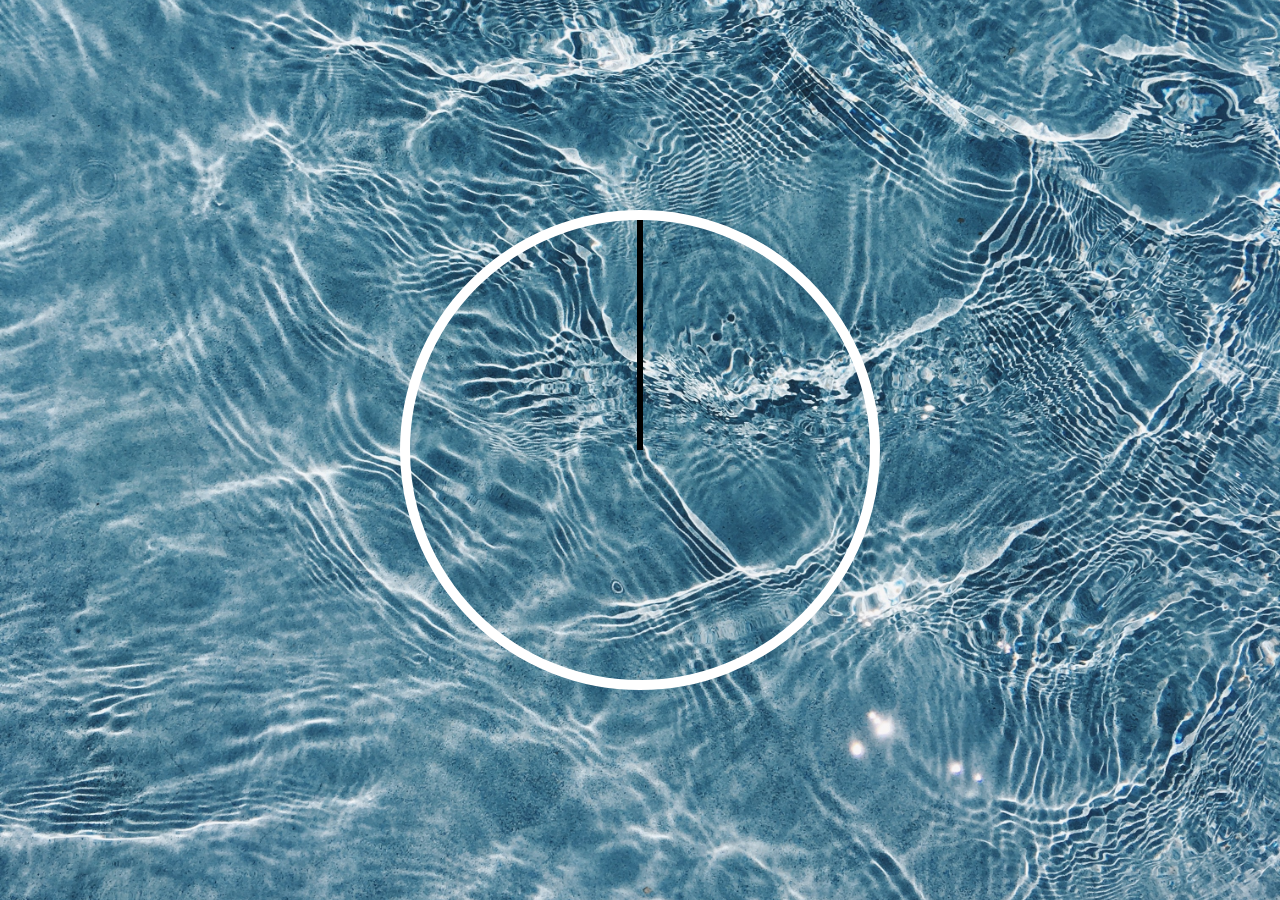
<file: clock in javascript/index.html>
<!DOCTYPE html>
<html lang="en">
  <head>
    <meta charset="UTF-8" />
    <meta http-equiv="X-UA-Compatible" content="IE=edge" />
    <meta name="viewport" content="width=device-width, initial-scale=1.0" />
    <link rel="stylesheet" href="style.css" />
    <title>Clock in Javascript</title>
  </head>
  <body>
    <div class="clock">
      <div class="clockface">
        <div class="hand hourhand"></div>
        <div class="hand minutehand"></div>
        <div class="hand secondshand"></div>
      </div>
    </div>
    <script src="index.js"></script>
  </body>
</html>
</file>
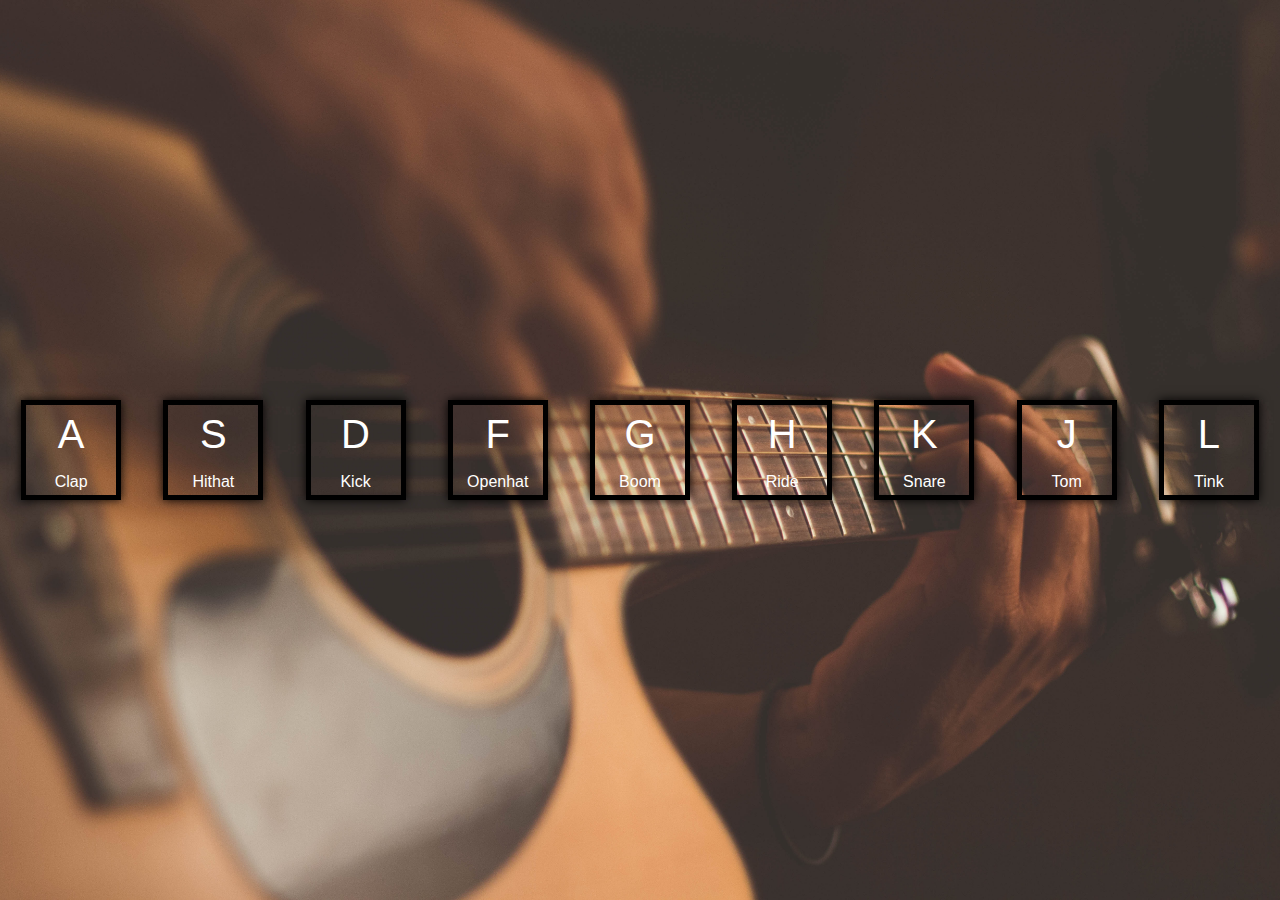
<file: drum kit/index.html>
<!DOCTYPE html>
<html lang="en">
<head>
    <meta charset="UTF-8">
    <meta http-equiv="X-UA-Compatible" content="IE=edge">
    <meta name="viewport" content="width=device-width, initial-scale=1.0">
    <title>Drum Kit</title>
    <link rel="stylesheet" href="style.css">
</head>
<body>
     <div class="keys">
        <div data-key="65" class="key">
            <kbd>A</kbd>
            <span class="sound">Clap</span>
        </div>
        <div data-key="83" class="key">
            <kbd>S</kbd>
            <span class="sound">Hithat</span>
        </div>
        <div data-key="68" class="key">
            <kbd>D</kbd>
            <span class="sound">Kick</span>
        </div>
        <div data-key="70" class="key">
            <kbd>F</kbd>
            <span class="sound">Openhat</span>
        </div>
        <div data-key="71" class="key">
            <kbd>G</kbd>
            <span class="sound">Boom</span>
        </div>
        <div data-key="72" class="key">
            <kbd>H</kbd>
            <span class="sound">Ride</span>
        </div>
        <div data-key="75" class="key">
            <kbd>K</kbd>
            <span class="sound">Snare</span>
        </div>
        <div data-key="74" class="key">
            <kbd>J</kbd>
            <span class="sound">Tom</span>
        </div>
        <div data-key="76" class="key">
            <kbd>L</kbd>
            <span class="sound">Tink</span>
        </div>
     </div>

    <audio data-key="65" src="sounds/clap.wav"></audio>
    <audio data-key="83" src="sounds/hihat.mp3"></audio>
    <audio data-key="68" src="sounds/kick.mp3"></audio>
    <audio data-key="70" src="sounds/openhat.wav"></audio>
    <audio data-key="71" src="sounds/boom.wav"></audio>
    <audio data-key="72" src="sounds/ride.wav"></audio>
    <audio data-key="75" src="sounds/snare.wav"></audio>
    <audio data-key="74" src="sounds/tom.wav"></audio>
    <audio data-key="76" src="sounds/tink.wav"></audio>

    <script src="index.js"></script>
</body>
</html>
</file>
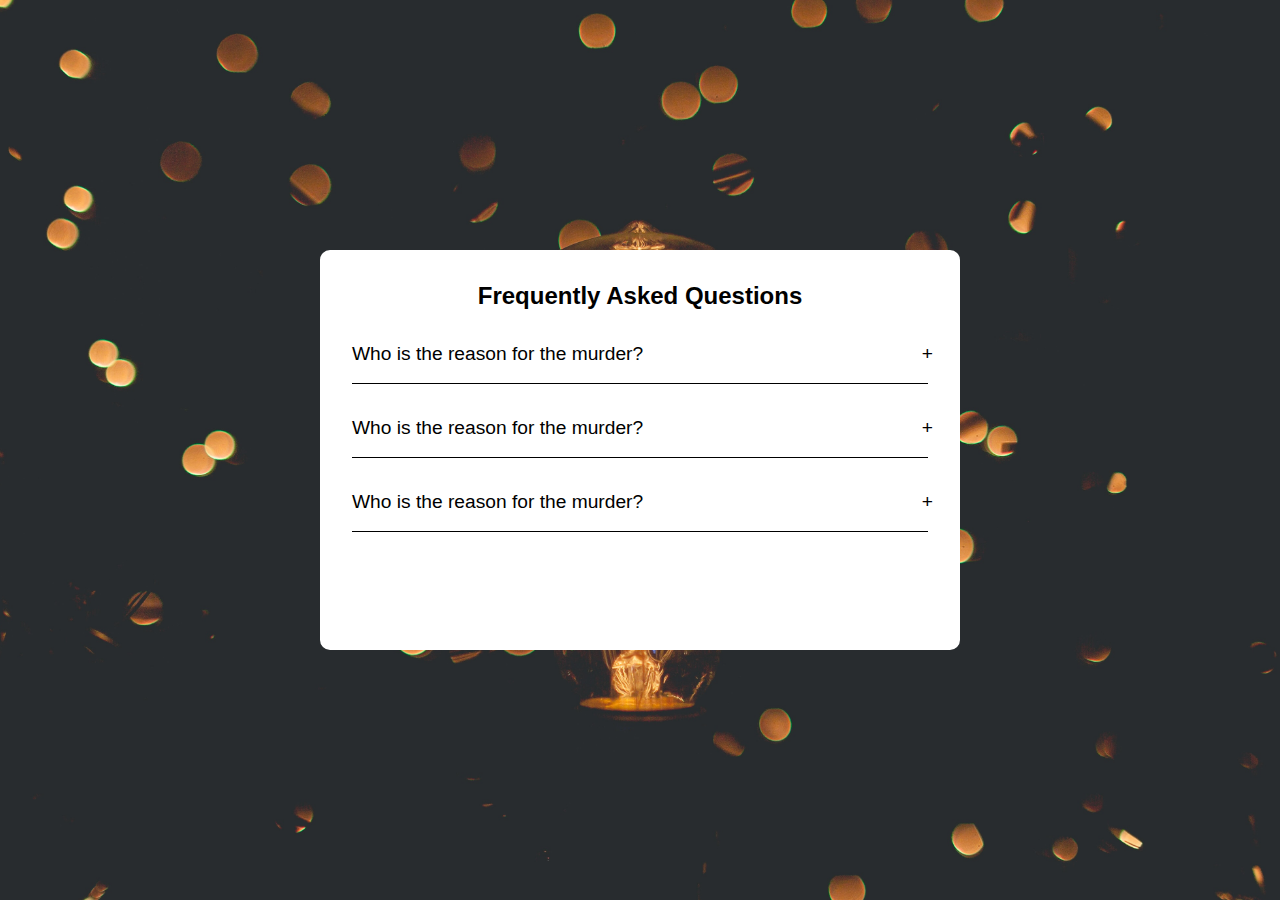
<file: FAQ-demo project/index.html>
<!DOCTYPE html>
<html lang="en">
<head>
    <meta charset="UTF-8">
    <meta http-equiv="X-UA-Compatible" content="IE=edge">
    <meta name="viewport" content="width=device-width, initial-scale=1.0">
    <title>FAQ-project</title>
    <link rel="stylesheet" href="style.css">
</head>
<body>
    <div class="accordian">
        <h2>Frequently Asked Questions</h2>

        <div class="contentContainer">
            <div class="question">
                <span>Who is the reason for the murder?</span>
            </div>
            <div class="answer">
                <p>Lorem ipsum dolor sit amet consectetur adipisicing elit. Officia nemo magnam odio ut.
                     Dolorem molestias nam doloremque fugit molestiae veniam.</p>
            </div>
        </div>

        
        <div class="contentContainer">
            <div class="question">
                <span>Who is the reason for the murder?</span>
            </div>
            <div class="answer">
                <p>Lorem ipsum dolor sit amet consectetur adipisicing elit. Officia nemo magnam odio ut.
                     Dolorem molestias nam doloremque fugit molestiae veniam.</p>
            </div>
        </div>

        
        <div class="contentContainer">
            <div class="question">
                <span>Who is the reason for the murder?</span>
            </div>
            <div class="answer">
                <p>Lorem ipsum dolor sit amet consectetur adipisicing elit. Officia nemo magnam odio ut.
                     Dolorem molestias nam doloremque fugit molestiae veniam.</p>
            </div>
        </div>
    </div>
</body>
<script src="index.js"></script>
</html>
</file>
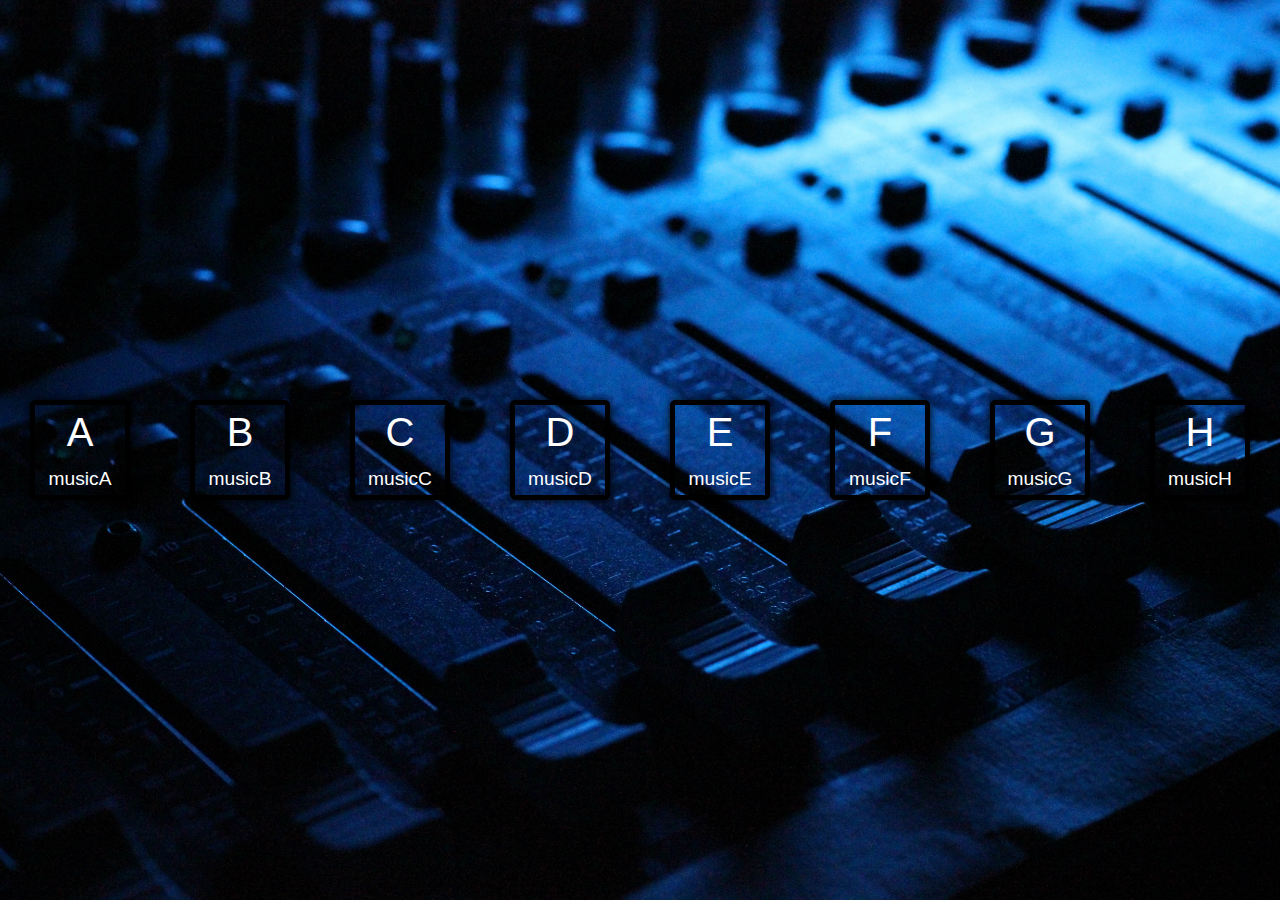
<file: keycodeplayer/index.html>
<!DOCTYPE html>
<html lang="en">
<head>
    <meta charset="UTF-8">
    <meta http-equiv="X-UA-Compatible" content="IE=edge">
    <meta name="viewport" content="width=device-width, initial-scale=1.0">
    <title>KeyCode Player</title>
    <link rel="stylesheet" href="style.css">
</head>
<body>
    <div class="keys">
        <div data-key="65" class="key">
        <kbd>A</kbd>
        <span class="sound">musicA</span>
        </div>
        <div data-key="66" class="key">
        <kbd>B</kbd>
        <span class="sound">musicB</span>
        </div>
        <div data-key="67" class="key">
        <kbd>C</kbd>
        <span class="sound">musicC</span>
        </div>
        <div data-key="68" class="key">
        <kbd>D</kbd>
        <span class="sound">musicD</span>
        </div>
        <div data-key="69" class="key">
        <kbd>E</kbd>
        <span class="sound">musicE</span>
        </div>
        <div data-key="70" class="key">
        <kbd>F</kbd>
        <span class="sound">musicF</span>
        </div>
        <div data-key="71" class="key">
        <kbd>G</kbd>
        <span class="sound">musicG</span>
        </div>
        <div data-key="72" class="key">
        <kbd>H</kbd>
        <span class="sound">musicH</span>
        </div>
    </div>

<audio data-key="65" src="sound/musicA.wav"></audio>
<audio data-key="66" src="sound/musicB.wav"></audio>
<audio data-key="67" src="sound/musicC.wav"></audio>
<audio data-key="68" src="sound/musicD.wav"></audio>
<audio data-key="69" src="sound/musicE.wav"></audio>
<audio data-key="70" src="sound/musicF.mp3"></audio>
<audio data-key="71" src="sound/musicG.wav"></audio>
<audio data-key="72" src="sound/musicH.wav"></audio>

</body>
<script src="index.js"></script>
</html>
</file>
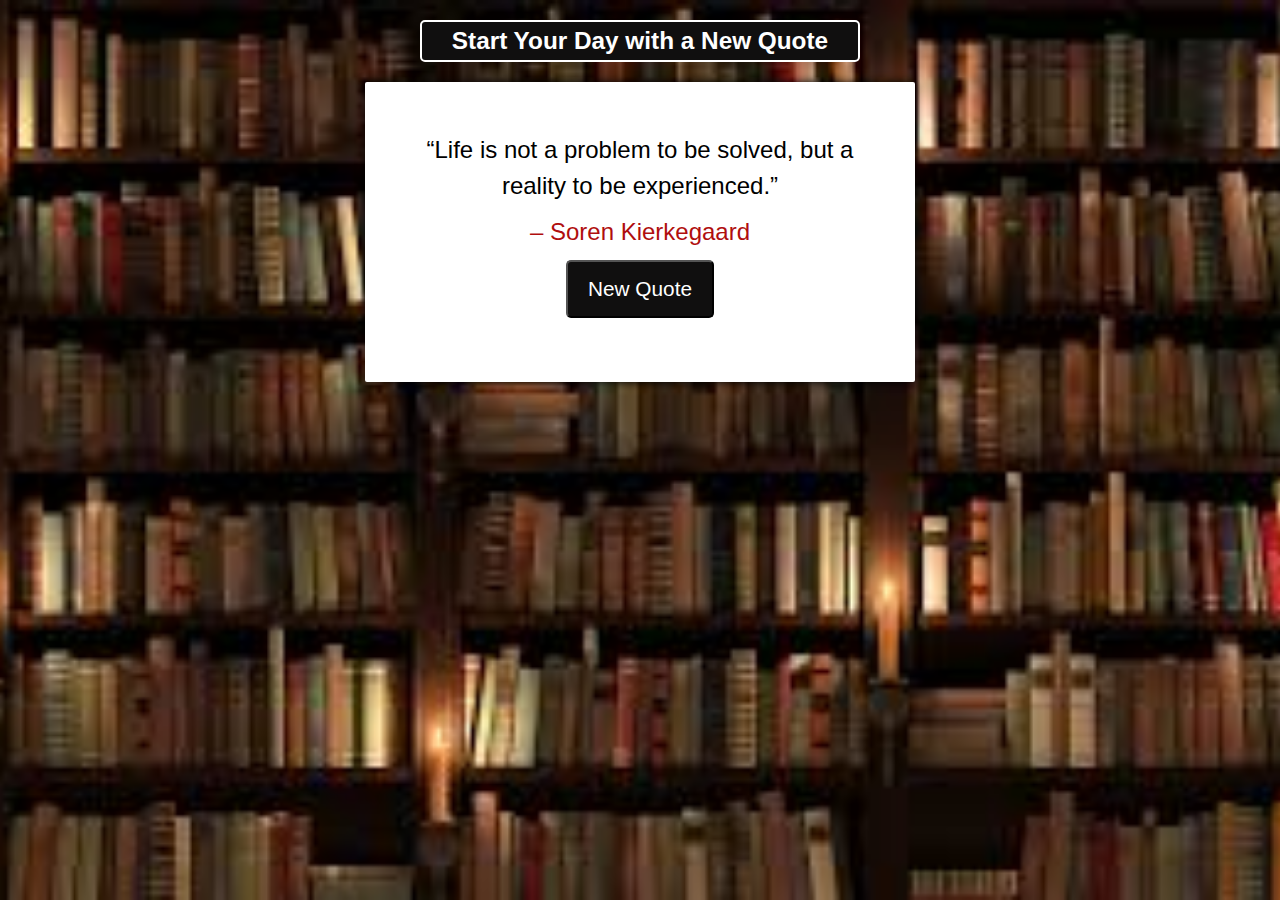
<file: quote generator/index.html>
<!DOCTYPE html>
<html lang="en">
<head>
    <meta charset="UTF-8">
    <meta http-equiv="X-UA-Compatible" content="IE=edge">
    <meta name="viewport" content="width=device-width, initial-scale=1.0">
    <title>Quote Generator</title>
    <link rel="stylesheet" href="style.css">
</head>
<body>
    <div class="container">
        <header>
            <h3>Start Your Day with a New Quote</h3>
        </header>

        <div class="mainContent">
            <div class="textArea">
                <div class="quote">
            <span> “Life is not a problem to be solved, but a reality to be experienced.”</span>
                </div>
                <div class="person">
                    – Soren Kierkegaard
                </div>
               <div class="buttonArea">
                <button id="newQuote">
                    New Quote
                </button>
               </div>
            </div>
        </div>
    </div>
</body>
<script src="index.js"></script>
</html>
</file>
<file: clock in javascript/style.css>
*{
    margin: 0;
    padding: 0;
    font-family: 'Gill Sans', 'Gill Sans MT', Calibri, 'Trebuchet MS', sans-serif;
    box-sizing: border-box;
}

body{
   display: flex;
    height: 100vh;
    width: 100vw;
    background: url(bgimg.jpg) no-repeat center center/cover;
    justify-content: center;
    align-items: center;
}
.clock{
    position: relative;
    height: 30rem;
    width: 30rem;
    border: 10px solid white;
    border-radius: 50%;
    justify-content: center;
   align-content: center;
}
.clockface{
    position: relative;
    height: 100%;
    width: 100%;
  transform: translateY(-3px);

}
.hand{
    height: 6px;
    width: 50%;
    background-color: black;
    position: absolute;
    top: 50%;
    transform-origin: 100%;
    transform: rotate(90deg);
    transition: 0.05s;
    transition-timing-function: cubic-bezier(0.19, 1.86, 0.58, 1);
}
</file>
<file: drum kit/style.css>
*{
    margin: 0;
    padding: 0;
    font-family: 'Segoe UI', Tahoma, Geneva, Verdana, sans-serif;
    box-sizing: border-box;
}

body{
    height: 100vh;
    width: 100vw;
    background: url(bgimg.jpg) no-repeat center center/cover;
    position: relative;
    display: flex;
    justify-content: center;
    align-items: center;
}

.keys{
    display: flex;
    width: 100%;
    background-color: transparent;
}

.key{
    height: 100px;
    width: 100px;
    display: flex;
    flex-direction: column;
    justify-content: space-between;
    align-items: center;
    background-color: transparent;
    margin: auto;
    transition: 0.5s;
    border: 5px solid black;
    box-shadow: 0 0 10px;
}

.keys kbd{
    display: flex;
    justify-content: center;
    align-items: center;
    color: white;
    font-size: 2.5rem;
    margin-top: 7px;
}

.key .sound{
   display: flex; 
   font-size: 1rem;
   color: white;
   margin-bottom: 4px;
   justify-content: center;
   align-items: center;
}

.playing{
    transform: scale(1.1);
    border: 5px solid goldenrod;
    box-shadow: 0 0 10px;
}
</file>
<file: FAQ-demo project/style.css>
*{
    margin: 0;
    padding: 0;
    box-sizing: border-box;
    font-family: 'Segoe UI', Tahoma, Geneva, Verdana, sans-serif;
}
body{
    background: url(bgimg.jpg) no-repeat center center/cover;
    display: flex;
    height: 100vh;
    width: 100%;
    justify-content: center;
    align-items: center;
}
.accordian{
    height: 400px;
    width: 50%;
    background-color: #fff;
    border: 2px solid white;
    border-radius: 10px;
    padding: 30px;
}
.accordian h2{
    text-align: center;
    margin-bottom: 15px;
}
.accordian .contentContainer .question{
    padding:18px 0 ;
    font-size: 1.2rem;
    cursor: pointer;
    border-bottom: 1px solid black;
    position: relative;
}
.accordian .contentContainer .question::after{
    content: '+';

    position: absolute;
    right: -5px;
}
.accordian .contentContainer .answer{
    padding-top: 15px;
    font-size: 20px;
    line-height: 1.5;
    width: 100%;
    height: 0px;
    overflow: hidden;
    transition: 0.5s;
}

/* Javascript styling link */
.accordian .contentContainer.active .answer{
    height: 100px;
}
.accordian .contentContainer.active .question{
    font-size: 18px;
    transition: 0.5s;
}
.accordian .contentContainer.active .question::after{
    content:"-";
    font-size: 30px;
    transition: 0.5s;
}
</file>
<file: keycodeplayer/style.css>
*{
    margin: 0;
    padding: 0;
    box-sizing: border-box;
    font-family: 'Segoe UI', Tahoma, Geneva, Verdana, sans-serif;
}
body{
    display: flex;
    background: url(image/bgimg.jpg) no-repeat center center/cover;
    height: 100vh;
    width: 100%;
    justify-content: center;
    align-items: center;
}
.keys{
    display: flex;
    background-color: transparent;
    width: 100%;
}
.key{
    display: flex;
    flex-direction: column;
    height: 100px;
    width: 100px;
    background-color: transparent;
    border: 5px solid black;
    border-radius: 5px;
    margin: auto ;
    justify-content: space-between;
    transition: 0.5s;
    box-shadow: 0 0 10px;
}
.key kbd{
    display: flex;
    justify-content: center;
    text-align: center;
    color: white;
    font-size: 2.5rem;
    margin-top: 5px;
}
.key .sound{
    display: flex;
    justify-content: center;
    text-align: center;
    color: white;
    font-size: 1.2rem;
    margin-bottom: 5px;
}
.playing{
    border: 5px solid gold;
    translate: scale(1.1);
    box-shadow: 0 0 10px;
}
</file>
<file: quote generator/style.css>
*{
    margin: 0;
    padding: 0;
    box-sizing: border-box;
    font-family: 'Segoe UI', Tahoma, Geneva, Verdana, sans-serif;
}

body{
    display: flex;
    justify-content: center;
    height: 100vh;
    width: 100%;
    background: url(bgimg1.jfif) no-repeat center center/cover;
    text-align: center;
}
.container{
    height: 450px;
    width: 550px;
}
header{
    font-size: 1.3rem;
    background-color: rgb(16, 15, 15);
    color: white;
    padding: 5px;
    border: 2px solid white;
    border-radius: 5px;
    width: 80%;
    margin: 20px auto;
}
.mainContent{
    width: 100%;
    height: 300px;
    background-color: #fff;
    color: black;
    padding: 50px 40px;
    box-shadow: 0 0 10px;
    border-radius: 2px;
}
.mainContent .textArea{
    font-size: 1.5rem;
    line-height: 1.5;
}
.mainContent .person{
    color: rgb(176, 14, 14);
    margin-top: 10px;
}
.buttonArea button{
    font-size: 1.3rem;
    background-color: rgb(16, 15, 15);
    color: white;
    border-radius: 5px;
    padding: 15px 20px;
    margin-top: 10px;
    cursor: pointer;
}
.buttonArea button:active{
    background-color: lightblue;
}
</file>
